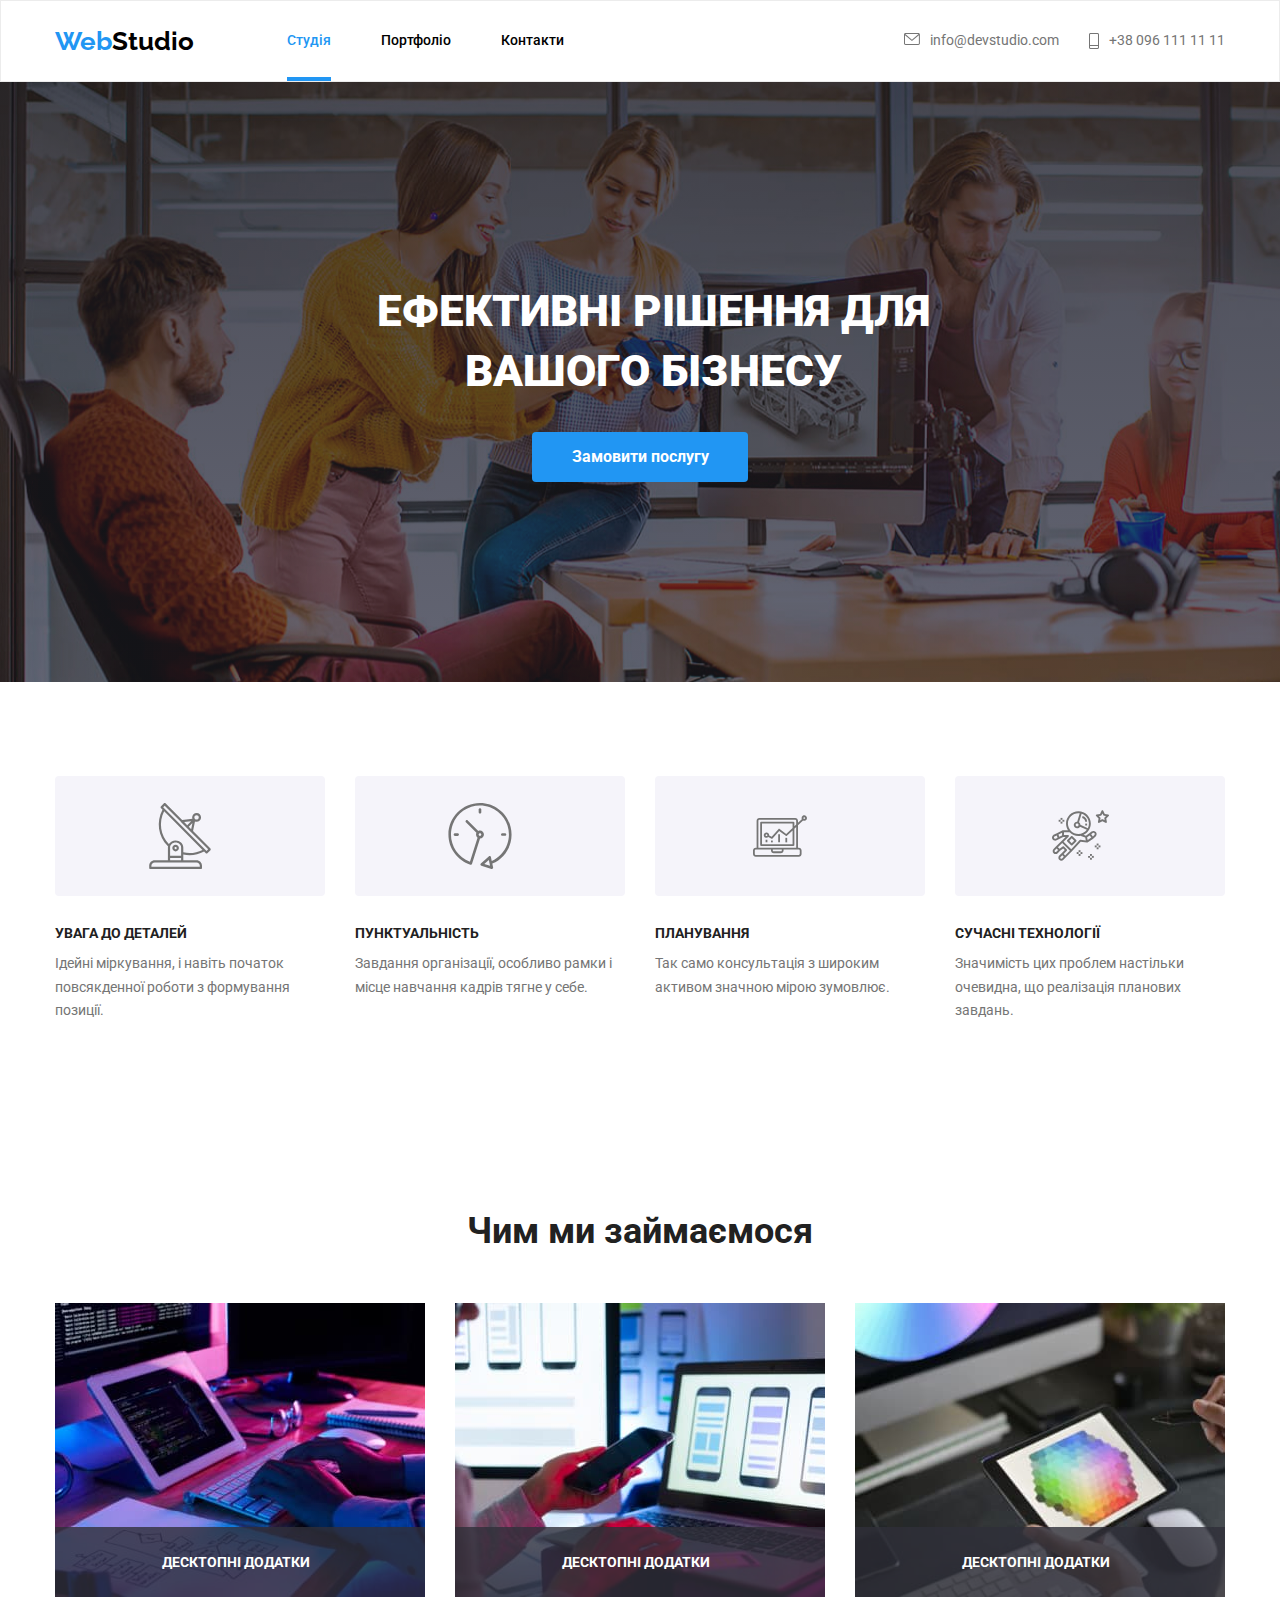
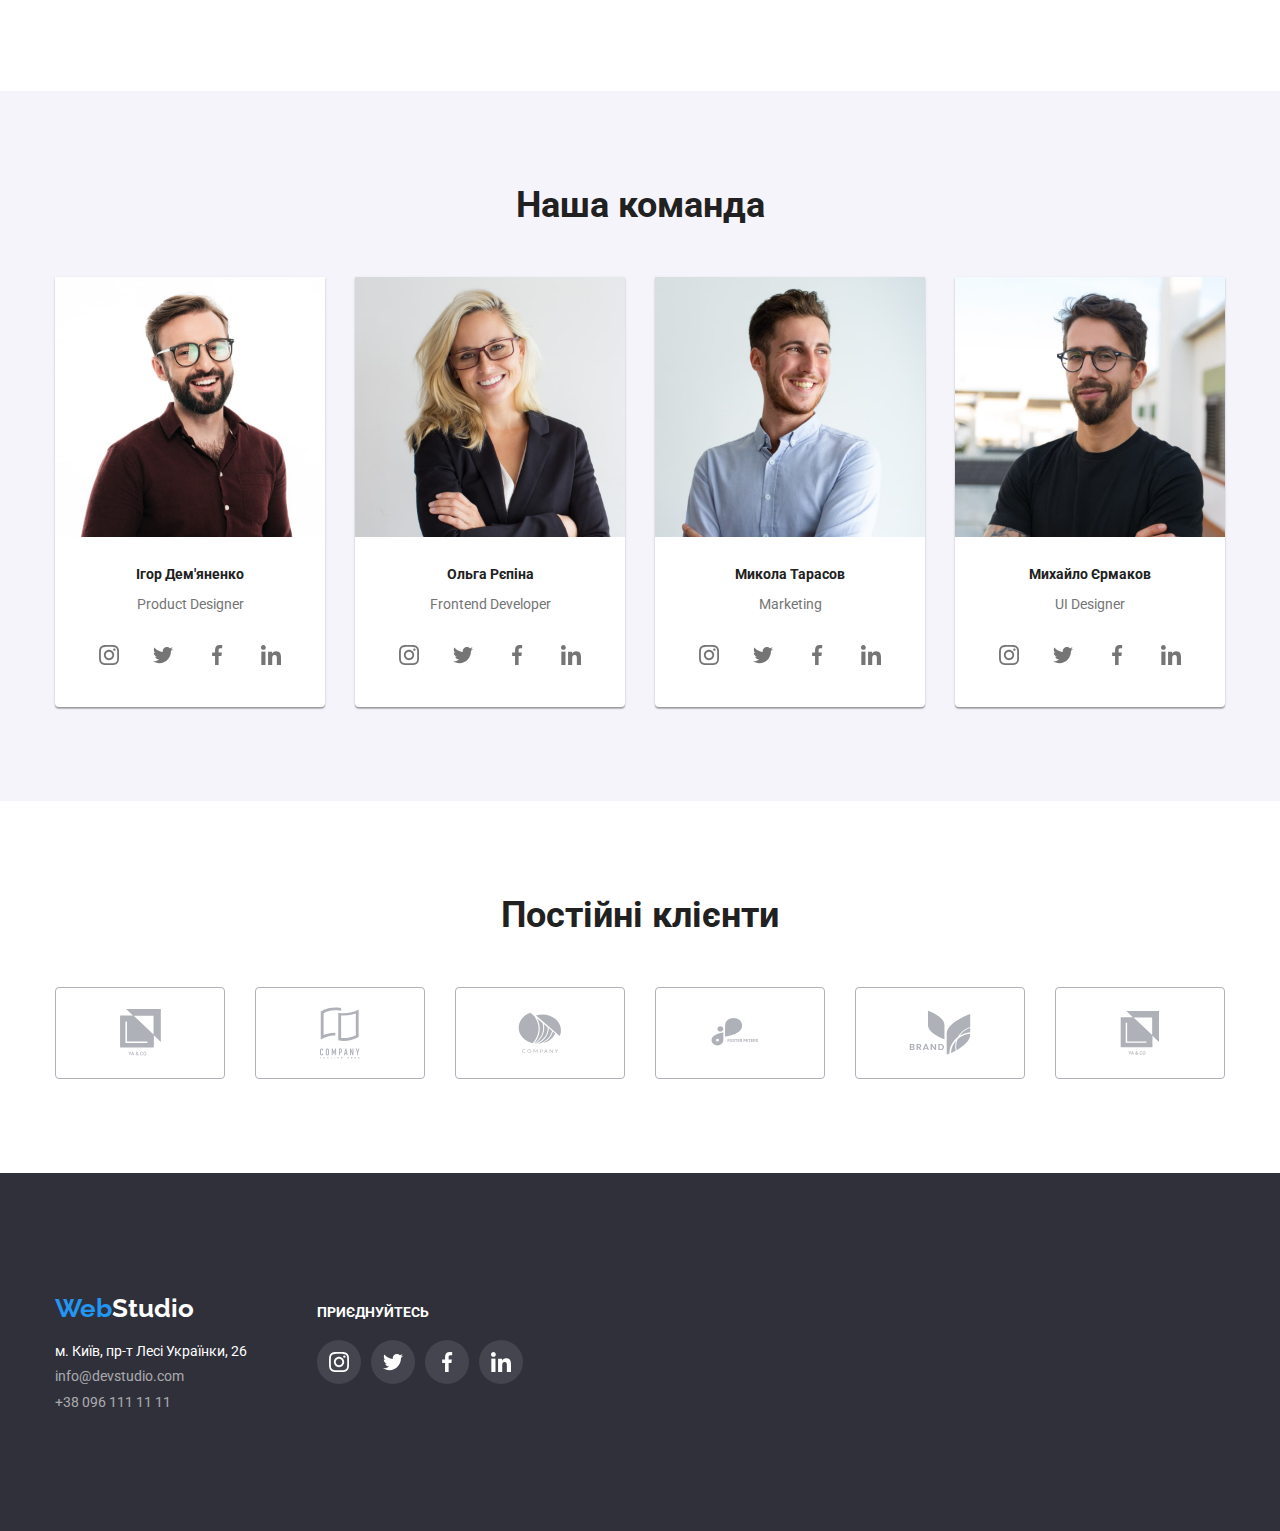
<file: index.html>
<!DOCTYPE html>
<html lang="uk">
<head>
    <meta charset="UTF-8">
    <meta http-equiv="X-UA-Compatible" content="IE=edge">
    <meta name="viewport" content="width=device-width, initial-scale=1.0">
    <title>Document</title>
    <link rel="stylesheet" href="https://fonts.googleapis.com/css2?family=Raleway:wght@700&family=Roboto:wght@400;500;700;900&display=swap">
    <link rel="stylesheet" href="https://cdn.jsdelivr.net/npm/modern-normalize@1.1.0/modern-normalize.min.css">
    <link rel="stylesheet" href="./css/styles.css">
</head>
<body class="font-family">
    
        <!--Шапка сайта-->
    <header class="header">
        <div class="container heder-box">
            <nav class="header-navigation">
            <a class="nav-link" href="./index.html"><span class="accent">Web</span><span class="accent-two">Studio</span></a>
            <ul class="menu">
                <li><a class="nav-link active" href="./index.html">Студія</a></li>
                <li><a class="nav-link" href="./portfolio.html">Портфоліо</a></li>
                <li><a class="nav-link" href="">Контакти</a></li>
            </ul>
        </nav>
        <ul class="contact">
            <li class="contact-navigation"><a class="nav-link-contacts" href="mailto:info@devstudio.com"><svg class="social-icon" width="16" height="12"><use href="./images/sprite.svg#icon-email"></use></svg>info@devstudio.com</a></li>
            <li class="contact-navigation"><a class="nav-link-contacts" href="tel:+380961111111"><svg class="social-icon" width="10" height="16"><use href="./images/sprite.svg#icon-tel"></use></svg>+38 096 111 11 11</a></li>
        </ul>
        </div>
        
    </header>
 <main>
    <section class="hero">
        <div class="container hero-box">
            <h1 class="headline">Ефективні рішення для вашого бізнесу</h1>
            <button class="cursor" type="button" data-modal-open>Замовити послугу</button>
        </div>
    </section>
    <section class="features section">
        <div class="container features-section">
        <h2 class="visually-hidden">Наші переваги</h2>
       <ul class="features-section-link">
        <li class="features-section-icon">
            <a href="" class="navigation-social-icon">
                <svg class="social-icon" width="66" height="70">
                    <use href="./images/sprite.svg#icon-antenna"></use>
                </svg>
            </a>
        </li>
        <li class="features-section-icon">
            <a href="" class="navigation-social-icon">
                <svg class="social-icon" width="66" height="70">
                    <use href="./images/sprite.svg#icon-clock"></use>
                </svg>
            </a>
        </li>
        <li class="features-section-icon">
            <a href="" class="navigation-social-icon">
                <svg class="social-icon" width="70" height="54">
                    <use href="./images/sprite.svg#icon-diagram"></use>
                </svg>
            </a>
        </li>
        <li class="features-section-icon">
            <a href="" class="navigation-social-icon">
                <svg class="social-icon" width="57" height="61">
                    <use href="./images/sprite.svg#icon-astronaut"></use>
                </svg>
            </a>
        </li>
       </ul>
        <ul class="features-section-list">
                <li class="features-list">
                    <div class="features-list-box">
                        <h3 class="subject">УВАГА ДО ДЕТАЛЕЙ</h3>
                        <p class="text">Ідейні міркування, і навіть початок повсякденної роботи з формування позиції.</p>
                    </div> 
                </li>
                <li class="features-list">
                    <div class="features-list-box">
                        <h3 class="subject">ПУНКТУАЛЬНІСТЬ</h3>
                        <p class="text">Завдання організації, особливо рамки і місце навчання кадрів тягне у себе.</p>
                    </div>
                </li>
                 <li class="features-list">
                    <div class="features-list-box">
                        <h3 class="subject">ПЛАНУВАННЯ</h3>
                        <p class="text">Так само консультація з широким активом значною мірою зумовлює.</p>
                    </div>
                </li>
                <li class="features-list">
                    <div class="features-list-box">
                        <h3 class="subject">СУЧАСНІ ТЕХНОЛОГІЇ</h3>
                        <p class="text">Значимість цих проблем настільки очевидна, що реалізація планових завдань.</p>
                    </div>
                </li>
        </ul>
        </div>  
    </section>
    <section class="works section">
        <div class="container">
        <h2 class="heading">Чим ми займаємося</h2>
        <ul class="works-list">
            <li class="works-items">
                <img src="./images/work1.jpg" alt="Робота програмування" width="370">
                <div class="works-name">
                    <p class="work-tekst">Десктопні Додатки</p>
                </div>
            </li>
            <li class="works-items">
                <img src="./images/work2.jpg" alt="Робота мобільної графіки" width="370">
                    <div class="works-name">
                    <p class="work-tekst">Десктопні Додатки</p>
                    </div>
            </li>
            <li class="works-items">
                <img src="./images/work3.jpg" alt="Кольорова гамма" width="370">
                <div class="works-name">
                <p class="work-tekst">Десктопні Додатки</p>
            </div>
            </li>
        </ul>
        </div>
    </section>
    <section class="job section">
        <div class="container">
            <h2 class="heading">Наша команда</h2>
                <ul class="job-list">
                    <li class="jop-list-item"><img src="./images/job1.jpg" alt="Ігор Дем'яненко" width="270">
                        <div class="jop-list-item-box">
                            <h3 class="job-name">Ігор Дем'яненко</h3>
                            <p class="job-titl" lang="en">Product Designer</p>
                            <ul class="job-items">
                                <li class="job-items-icon">
                                    <a href="" class="job-social-icon">
                                        <svg class="job-item-social-icon" width="20" height="20">
                                            <use href="./images/sprite.svg#icon-instagram"></use>
                                        </svg>
                                    </a>
                                </li>
                                <li class="job-items-icon">
                                    <a href="" class="job-social-icon">
                                        <svg class="job-item-social-icon" width="20" height="20">
                                            <use href="./images/sprite.svg#icon-twitter"></use>
                                        </svg>
                                    </a>
                                </li>
                                <li class="job-items-icon">
                                    <a href="" class="job-social-icon">
                                        <svg class="job-item-social-icon" width="20" height="20">
                                            <use href="./images/sprite.svg#icon-facebook"></use>
                                        </svg>
                                    </a>
                                </li>
                                <li class="job-items-icon">
                                    <a href="" class="job-social-icon">
                                        <svg class="job-item-social-icon" width="20" height="20">
                                            <use href="./images/sprite.svg#icon-linkedin"></use>
                                        </svg>
                                    </a>
                                </li>
                               </ul>
                            </div>
                    </li>
                    <li class="jop-list-item"><img src="./images/job2.jpg" alt="Ольга Рєпіна" width="270">
                        <div class="jop-list-item-box">
                            <h3 class="job-name">Ольга Рєпіна</h3>
                            <p class="job-titl" lang="en">Frontend Developer</p>
                            <ul class="job-items">
                                <li class="job-items-icon">
                                    <a href="" class="job-social-icon">
                                        <svg class="job-item-social-icon" width="20" height="20">
                                            <use href="./images/sprite.svg#icon-instagram"></use>
                                        </svg>
                                    </a>
                                </li>
                                <li class="job-items-icon">
                                    <a href="" class="job-social-icon">
                                        <svg class="job-item-social-icon" width="20" height="20">
                                            <use href="./images/sprite.svg#icon-twitter"></use>
                                        </svg>
                                    </a>
                                </li>
                                <li class="job-items-icon">
                                    <a href="" class="job-social-icon">
                                        <svg class="job-item-social-icon" width="20" height="20">
                                            <use href="./images/sprite.svg#icon-facebook"></use>
                                        </svg>
                                    </a>
                                </li>
                                <li class="job-items-icon">
                                    <a href="" class="job-social-icon">
                                        <svg class="job-item-social-icon" width="20" height="20">
                                            <use href="./images/sprite.svg#icon-linkedin"></use>
                                        </svg>
                                    </a>
                                </li>
                               </ul>
                        </div>
                    </li>
                    <li class="jop-list-item"><img src="./images/job3.jpg" alt="Микола Тарасов" width="270">
                        <div class="jop-list-item-box">
                            <h3 class="job-name">Микола Тарасов</h3>
                            <p class="job-titl" lang="en">Marketing</p>
                            <ul class="job-items">
                                <li class="job-items-icon">
                                    <a href="" class="job-social-icon">
                                        <svg class="job-item-social-icon" width="20" height="20">
                                            <use href="./images/sprite.svg#icon-instagram"></use>
                                        </svg>
                                    </a>
                                </li>
                                <li class="job-items-icon">
                                    <a href="" class="job-social-icon">
                                        <svg class="job-item-social-icon" width="20" height="20">
                                            <use href="./images/sprite.svg#icon-twitter"></use>
                                        </svg>
                                    </a>
                                </li>
                                <li class="job-items-icon">
                                    <a href="" class="job-social-icon">
                                        <svg class="job-item-social-icon" width="20" height="20">
                                            <use href="./images/sprite.svg#icon-facebook"></use>
                                        </svg>
                                    </a>
                                </li>
                                <li class="job-items-icon">
                                    <a href="" class="job-social-icon">
                                        <svg class="job-item-social-icon" width="20" height="20">
                                            <use href="./images/sprite.svg#icon-linkedin"></use>
                                        </svg>
                                    </a>
                                </li>
                               </ul>
                        </div>
                    </li>
                    <li class="jop-list-item"><img src="./images/job4.jpg" alt="Михайло Єрмаков" width="270">
                        <div class="jop-list-item-box">
                            <h3 class="job-name">Михайло Єрмаков</h3>
                            <p class="job-titl" lang="en">UI Designer</p>
                            <ul class="job-items">
                                <li class="job-items-icon">
                                    <a href="" class="job-social-icon">
                                        <svg class="job-item-social-icon" width="20" height="20">
                                            <use href="./images/sprite.svg#icon-instagram"></use>
                                        </svg>
                                    </a>
                                </li>
                                <li class="job-items-icon">
                                    <a href="" class="job-social-icon">
                                        <svg class="job-item-social-icon" width="20" height="20">
                                            <use href="./images/sprite.svg#icon-twitter"></use>
                                        </svg>
                                    </a>
                                </li>
                                <li class="job-items-icon">
                                    <a href="" class="job-social-icon">
                                        <svg class="job-item-social-icon" width="20" height="20">
                                            <use href="./images/sprite.svg#icon-facebook"></use>
                                        </svg>
                                    </a>
                                </li>
                                <li class="job-items-icon">
                                    <a href="" class="job-social-icon">
                                        <svg class="job-item-social-icon" width="20" height="20">
                                            <use href="./images/sprite.svg#icon-linkedin"></use>
                                        </svg>
                                    </a>
                                </li>
                               </ul>
                        </div>
                        </li>
                </ul>
        </div>
    </section>
   <section class="client section">
    <div class="container">
        <h2 class="heading">Постійні клієнти</h2>
        <ul class="client-item">
            <li class="client-list">
                <a href="" class="client-social-icon">
                    <svg class="link-social-icon" width="41" height="46.7">
                        <use href="./images/sprite.svg#icon-client1"></use>
                    </svg>
                </a>
            </li>
            <li class="client-list">
                <a href="" class="client-social-icon">
                    <svg class="link-social-icon" width="40" height="52">
                        <use href="./images/sprite.svg#icon-client2"></use>
                    </svg>
                </a>
            </li>
            <li class="client-list">
                <a href="" class="client-social-icon">
                    <svg class="link-social-icon" width="43.46" height="41.18">
                        <use href="./images/sprite.svg#icon-client3"></use>
                    </svg>
                </a>
            </li>
            <li class="client-list">
                <a href="" class="client-social-icon">
                    <svg class="link-social-icon" width="84.44" height="40.62">
                        <use href="./images/sprite.svg#icon-client4"></use>
                    </svg>
                </a>
            </li>
            <li class="client-list">
                <a href="" class="client-social-icon">
                    <svg class="link-social-icon" width="62.54" height="45.43">
                        <use href="./images/sprite.svg#icon-client5"></use>
                    </svg>
                </a>
            </li>
            <li class="client-list">
                <a href="" class="client-social-icon">
                    <svg class="link-social-icon" width="93.79" height="43.93">
                        <use href="./images/sprite.svg#icon-client1"></use>
                    </svg>
                </a>
            </li>
        </ul>
    </div>
   </section>
 </main>
 <!--Футер-->
 <footer class="footer">
    <div class="container footer">
        <div class="footer-logo-address">
            <a class="nav-link" href="./index.html"><span class="accent">Web</span><span class="accent-three">Studio</span></a>
                <address>
                <ul class="footer-address">
                <li class="list-address"><a class="nav-link-adres" href="">м. Київ, пр-т Лесі Українки, 26</a></li>
                <li class="list-mail"><a class="nav-link-kont" href="mailto:info@devstudio.com">info@devstudio.com</a></li>
                <li class="list-tel"><a class="nav-link-kont" href="tel:+380961111111">+38 096 111 11 11</a></li>
                </ul>
                </address>
        </div>
    <div class="social">
        <h4 class="name-social">приєднуйтесь</h4>
        <ul class="social-list">
            <li class="social-items-icon">
                <a href="" class="social-items-icon-link">
                    <svg class="social-items-icon-link-list" width="20" height="20">
                        <use href="./images/sprite.svg#icon-instagram"></use>
                    </svg>
                </a>
            </li>
            <li class="job-items-icon">
                <a href="" class="social-items-icon-link">
                    <svg class="social-items-icon-link-list" width="20" height="20">
                        <use href="./images/sprite.svg#icon-twitter"></use>
                    </svg>
                </a>
            </li>
            <li class="job-items-icon">
                <a href="" class="social-items-icon-link">
                    <svg class="social-items-icon-link-list" width="20" height="20">
                        <use href="./images/sprite.svg#icon-facebook"></use>
                    </svg>
                </a>
            </li>
            <li class="job-items-icon">
                <a href="" class="social-items-icon-link">
                    <svg class="social-items-icon-link-list" width="20" height="20">
                        <use href="./images/sprite.svg#icon-linkedin"></use>
                    </svg>
                </a>
            </li>
        </ul>
    </div>
    </div>
</footer>
<div class="backdrop is-hidden" data-modal>
    <div class="modal">
        <button type="button" class="modal-close-btn" data-modal-close>
            <svg class="model-close-btn-icon" width="18" height="18">
                <use href="./images/sprite.svg#icon-close-button"></use>
            </svg>
        </button>
    </div>
</div>
<script src="./js/modal.js"></script>
</body>
</html>
</file>
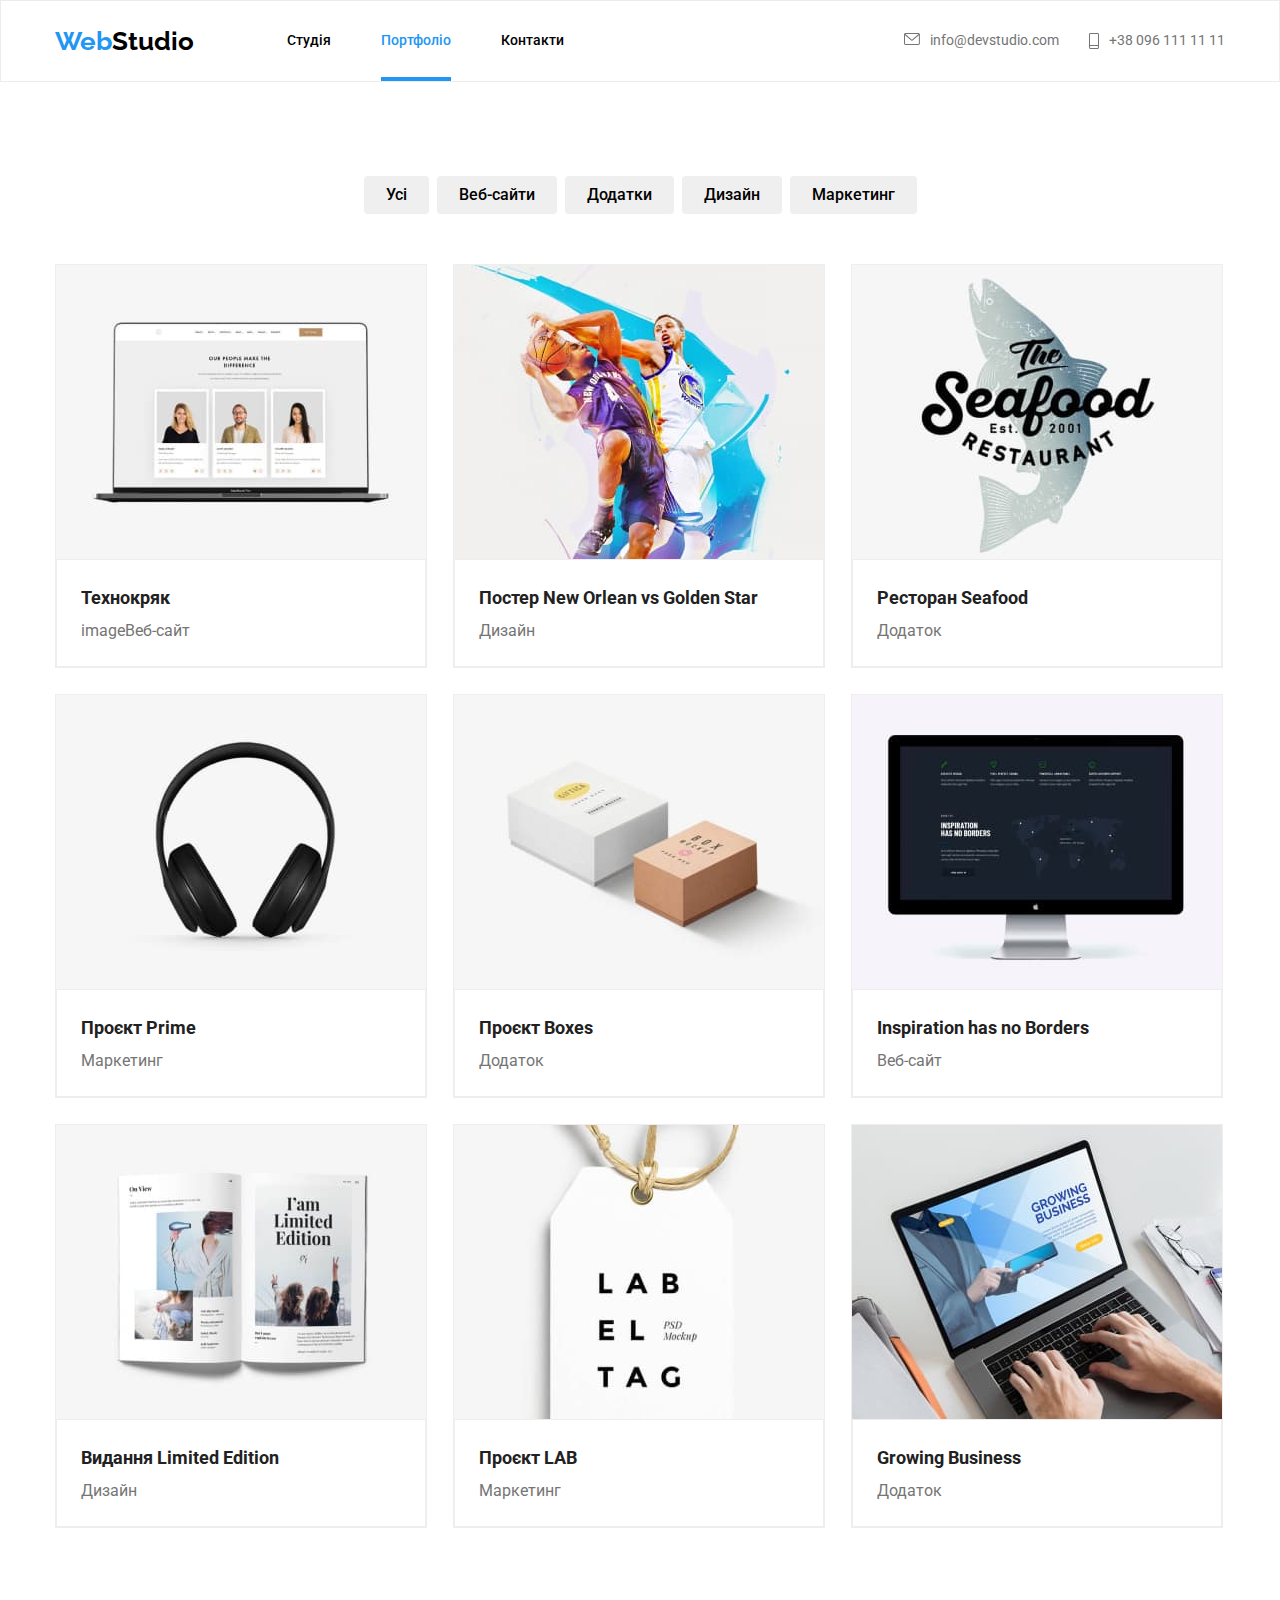
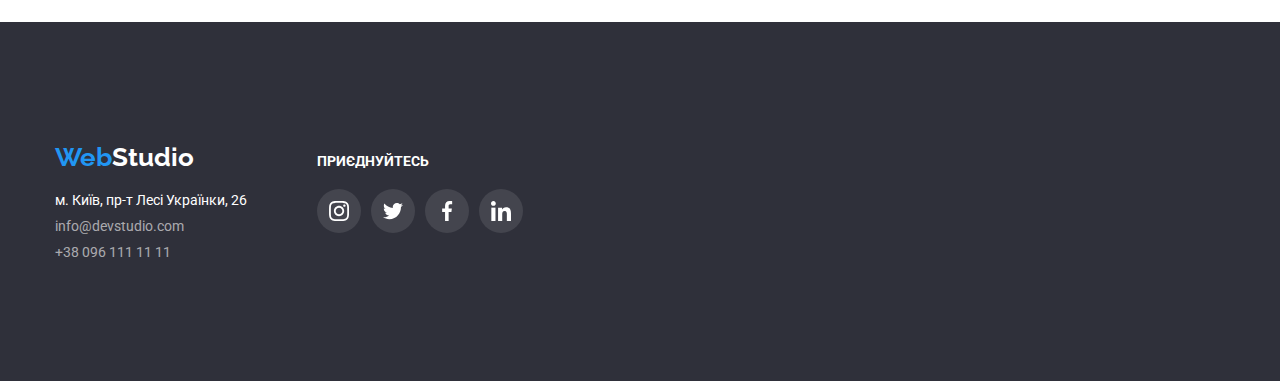
<file: portfolio.html>
<!DOCTYPE html>
<html lang="uk">
<head>
    <meta charset="UTF-8">
    <meta http-equiv="X-UA-Compatible" content="IE=edge">
    <meta name="viewport" content="width=device-width, initial-scale=1.0">
    <title>Document</title>
    <link rel="stylesheet" href="https://fonts.googleapis.com/css2?family=Raleway:wght@700&family=Roboto:wght@400;500;700;900&display=swap">
    <link rel="stylesheet" href="https://cdn.jsdelivr.net/npm/modern-normalize@1.1.0/modern-normalize.min.css">
    <link rel="stylesheet" href="./css/styles.css">
</head>
<body>
    
        <!--Шапка сайта-->
        <header class="header">
            <div class="container heder-box">
                <nav class="header-navigation">
                <a class="nav-link" href="./index.html"><span class="accent">Web</span><span class="accent-two">Studio</span></a>
                <ul class="menu">
                    <li><a class="nav-link" href="./index.html">Студія</a></li>
                    <li><a class="nav-link active" href="./portfolio.html">Портфоліо</a></li>
                    <li><a class="nav-link" href="">Контакти</a></li>
                </ul>
            </nav>
            <ul class="contact">
                <li class="contact-navigation"><a class="nav-link-contacts" href="mailto:info@devstudio.com"><svg class="social-icon" width="16" height="12"><use href="./images/sprite.svg#icon-email"></use></svg>info@devstudio.com</a></li>
                <li class="contact-navigation"><a class="nav-link-contacts" href="tel:+380961111111"><svg class="social-icon" width="10" height="16"><use href="./images/sprite.svg#icon-tel"></use></svg>+38 096 111 11 11</a></li>
            </ul>
            </div>
        </header>
 <main>
    <section class="section">
    <div class="container">
        <h1 class="visually-hidden">Виконані замовлення</h1>
            <ul class="order-list">
                <Li class="order-list-item"><button class="btn" type="button">Усі</button></Li>
                <Li class="order-list-item"><button class="btn" type="button">Веб-сайти</button></Li>
                <Li class="order-list-item"><button class="btn" type="button">Додатки</button></Li>
                <Li class="order-list-item"><button class="btn" type="button">Дизайн</button></Li>
                <Li class="order-list-item"><button class="btn" type="button">Маркетинг</button></Li>
            </ul>
    <ul class="aside">
            <li class="aside-list">
                <div class="aside-animation">
                <img src="./images/tekhnokryak.jpg" alt="наши фахівці" width="370">
                <div class="aside-subject">
                <p class="aside-tekst">Ресурс пропонує комплексні пропозиції з різним рівнем функціоналу та сервісів. Все це дозволить відвідувачу отримати вичерпні відомості про компанію чи приватну особу.</p>
                </div>
                </div>
                <div class="aside-list-items">
                    <h2 class="caption">Технокряк</h2>
                    <p class="desc">imageВеб-сайт</p>
                </div>
            </li>
            <li class="aside-list">
                <div class="aside-animation">
                <img src="./images/golden-star.jpg" alt="Постер" width="370">
                <div class="aside-subject">
                    <p class="aside-tekst">Ресурс пропонує комплексні пропозиції з різним рівнем функціоналу та сервісів. Все це дозволить відвідувачу отримати вичерпні відомості про компанію чи приватну особу.</p>
                    </div>
                    </div>
                <div class="aside-list-items">
                    <h2 class="caption">Постер New Orlean vs Golden Star</h2>
                    <p class="desc">Дизайн</p>
                </div>
            </li>
            <li class="aside-list">
                <div class="aside-animation">
                    <img src="./images/seafood.jpg" alt="лого Ресторана" width="370"><div class="aside-subject">
                        <p class="aside-tekst">Ресурс пропонує комплексні пропозиції з різним рівнем функціоналу та сервісів. Все це дозволить відвідувачу отримати вичерпні відомості про компанію чи приватну особу.</p>
                        </div>
                        </div>                    
                <div class="aside-list-items">
                    <h2 class="caption">Ресторан Seafood</h2>
                    <p class="desc">Додаток</p>
                </div>
            </li>
            <li class="aside-list">
                <div class="aside-animation">
                <img src="./images/prime.jpg" alt="навушники" width="370">
                <div class="aside-subject">
                    <p class="aside-tekst">Ресурс пропонує комплексні пропозиції з різним рівнем функціоналу та сервісів. Все це дозволить відвідувачу отримати вичерпні відомості про компанію чи приватну особу.</p>
                    </div>
                    </div>
                <div class="aside-list-items">
                    <h2 class="caption">Проєкт Prime</h2>
                    <p class="desc">Маркетинг</p>
                </div>
            </li>
            <li class="aside-list">
                <div class="aside-animation">
                <img src="./images/boxes.jpg" alt="Проект Бокси" width="370">
                <div class="aside-subject">
                    <p class="aside-tekst">Ресурс пропонує комплексні пропозиції з різним рівнем функціоналу та сервісів. Все це дозволить відвідувачу отримати вичерпні відомості про компанію чи приватну особу.</p>
                    </div>
                    </div>
                <div class="aside-list-items">
                    <h2 class="caption">Проєкт Boxes</h2>
                    <p class="desc">Додаток</p>
                </div>
            </li>
            <li class="aside-list">
                <div class="aside-animation">
                    <img src="./images/borders.jpg" alt="Сайт" width="370">
                    <div class="aside-subject">
                        <p class="aside-tekst">Ресурс пропонує комплексні пропозиції з різним рівнем функціоналу та сервісів. Все це дозволить відвідувачу отримати вичерпні відомості про компанію чи приватну особу.</p>
                        </div>
                        </div>
                <div class="aside-list-items">
                    <h2 class="caption" lang="en">Inspiration has no Borders</h2>
                    <p class="desc">Веб-сайт</p>
                </div>
            </li>
            <li class="aside-list">
                <div class="aside-animation">
                <img src="./images/limited-edition.jpg" alt="Разворот Книги" width="370">
                <div class="aside-subject">
                    <p class="aside-tekst">Ресурс пропонує комплексні пропозиції з різним рівнем функціоналу та сервісів. Все це дозволить відвідувачу отримати вичерпні відомості про компанію чи приватну особу.</p>
                    </div>
                    </div>
                <div class="aside-list-items">
                    <h2 class="caption">Видання Limited Edition</h2>
                    <p class="desc">Дизайн</p>
                </div>
            </li>
            <li class="aside-list">
                <div class="aside-animation">
                <img src="./images/lab.jpg" alt="Лейба" width="370">
                <div class="aside-subject">
                    <p class="aside-tekst">Ресурс пропонує комплексні пропозиції з різним рівнем функціоналу та сервісів. Все це дозволить відвідувачу отримати вичерпні відомості про компанію чи приватну особу.</p>
                    </div>
                    </div>
                <div class="aside-list-items">
                    <h2 class="caption">Проєкт LAB</h2>
                    <p class="desc">Маркетинг</p>
                </div> 
            </li>
            <li class="aside-list">
                <div class="aside-animation">
                <img src="./images/growing-busines.jpg" alt="Лейба" width="370">
                <div class="aside-subject">
                    <p class="aside-tekst">Ресурс пропонує комплексні пропозиції з різним рівнем функціоналу та сервісів. Все це дозволить відвідувачу отримати вичерпні відомості про компанію чи приватну особу.</p>
                    </div>
                    </div>
                <div class="aside-list-items">
                    <h2 class="caption" lang="en"> Growing Business</h2>
                    <p class="desc">Додаток</p>
                </div>                
            </li>
    </ul>
    </div>
    </section>
</main>
 <!--Футер-->
 <footer class="footer">
    <div class="container footer">
        <div class="footer-logo-address">
            <a class="nav-link" href="./index.html"><span class="accent">Web</span><span class="accent-three">Studio</span></a>
                <address>
                <ul class="footer-address">
                <li class="list-address"><a class="nav-link-adres" href="">м. Київ, пр-т Лесі Українки, 26</a></li>
                <li class="list-mail"><a class="nav-link-kont" href="mailto:info@devstudio.com">info@devstudio.com</a></li>
                <li class="list-tel"><a class="nav-link-kont" href="tel:+380961111111">+38 096 111 11 11</a></li>
                </ul>
                </address>
        </div>
    <div class="social">
        <h4 class="name-social">приєднуйтесь</h4>
        <ul class="social-list">
            <li class="social-items-icon">
                <a href="" class="social-items-icon-link">
                    <svg class="social-items-icon-link-list" width="20" height="20">
                        <use href="./images/sprite.svg#icon-instagram"></use>
                    </svg>
                </a>
            </li>
            <li class="job-items-icon">
                <a href="" class="social-items-icon-link">
                    <svg class="social-items-icon-link-list" width="20" height="20">
                        <use href="./images/sprite.svg#icon-twitter"></use>
                    </svg>
                </a>
            </li>
            <li class="job-items-icon">
                <a href="" class="social-items-icon-link">
                    <svg class="social-items-icon-link-list" width="20" height="20">
                        <use href="./images/sprite.svg#icon-facebook"></use>
                    </svg>
                </a>
            </li>
            <li class="job-items-icon">
                <a href="" class="social-items-icon-link">
                    <svg class="social-items-icon-link-list" width="20" height="20">
                        <use href="./images/sprite.svg#icon-linkedin"></use>
                    </svg>
                </a>
            </li>
        </ul>
    </div>
    </div>
</footer>
</body>
</html>
</file>
<file: css/styles.css>
:root {
    --brand-color: #2196F3;
    --brand-color-two: #000000;
    --brand-color-three: #FFFFFF;
    --brand-font:"Raleway";
    --brand-font-style: normal;
    --brand-tekst-color:#757575;
}

body {
margin: 0;
font-family: "Roboto", sans-serif;
font-size: 14px;
line-height: 1.14;
color: #212121;
}

h1, 
h2, 
h3, 
h4, 
h5, 
h6,
p,
ul,
ol {
    margin-top: 0;
    margin-bottom: 0;
}

ul,
ol {
    list-style-type: none;
    margin: 0;
    padding: 0;
}

a {
text-decoration: none; 
}

img {
    display: block;
}

.cursor,
.btn {
    cursor: pointer;
}

.container {
    width: 1200px;
    padding-right: 15px;
    padding-left: 15px;
    margin-left: auto;
    margin-right: auto;
}

.heading {
        font-weight: 700;
        font-size: 36px;
        line-height: 1.16;
        text-align: center;
        padding-bottom: 50px;
}
.section {
    padding-top: 94px;
    padding-bottom: 94px;
}

.visually-hidden {
    position: absolute;
    width: 1px;
    height: 1px;
    margin: -1px;
    padding: 0;
    overflow: hidden;
    border: 0;
    clip: rect(0 0 0 0);
  }
.nav-link.active {color: var(--brand-color);}
    /* outline-style: auto; */


/*Стилі для index.html*/

/*====================header===========================*/

.header {
    border: 1px solid #ECECEC;

}

.heder-box {
    display: flex;
    align-items: center;
    justify-content: space-between;

} 

.header-navigation {
    display: flex;
    justify-content: center;
}

 .active {
    position: relative;
}

.active::after {
    content: " ";
    display:block;
    position: absolute;
    width: 100%;
    height: 4px;
    bottom: 0;
    margin-bottom: -33px;
    background-color: var(--brand-color);
}

.accent {
    font-family: var(--brand-font);
    font-style: var(--brand-font-style);
    font-weight: 700;
    font-size: 26px;
    line-height: 1.19;
    color: var(--brand-color);
}

.accent-two {
    font-family: var(--brand-font);
    font-style: var(--brand-font-style);
    font-weight: 700;
    font-size: 26px;
    line-height: 1.19;    
    color: var(--brand-color-two);
}

.header-navigation {
    display: flex;
    align-items: center;

}

.menu {
    display: flex;
    column-gap: 50px;
    margin-left: 93px;
    margin-top: 32px;
    margin-bottom: 32px;
}

.nav-link { 
    font-weight: 500;
    color: var(--brand-color-two);
    transition: color 250ms cubic-bezier(0.4, 0, 0.2, 1);
}

.nav-link-contacts {
    display: flex;
    color: var(--brand-tekst-color);
    text-decoration: none;
    fill: var(--brand-tekst-color);
    transition: color 250ms cubic-bezier(0.4, 0, 0.2, 1);
}

.social-icon {transition: fill 250ms cubic-bezier(0.4, 0, 0.2, 1);}

.nav-link:focus {color: var(--brand-color);}
.nav-link:hover {color: var(--brand-color);}

.nav-link-contacts:hover {color: var(--brand-color); fill: var(--brand-color);}
.nav-link-contacts:focus {color: var(--brand-color); fill: var(--brand-color);}


.contact {
    display: flex;
    justify-content: center;
    align-items: center;
    gap: 30px;
    margin-top: 32px;
    margin-bottom: 32px;
}

.contact-navigation {
    
}


/*------------------hero--------------------*/

.hero {
    text-transform:uppercase;
    color: var(--brand-color-three);
    background-color: #2F303A;
    background-image: linear-gradient(rgba(35, 35, 41, 0.6), rgba(47, 48, 58, 0.4)), url(../images/studio.jpg);
}

.hero-box {
    width: 700px;
    text-align: center;
    padding-top: 200px;
    padding-bottom: 200px;
}

.headline {
    font-family: 'Roboto';
    font-style: var(--brand-font-style);
    font-weight: 900;
    font-size: 44px;
    line-height: 1.36;
    min-width: 696px;
    margin-bottom: 30px;
    }

.cursor {
    font-family: 'Roboto';
    font-weight: 700;
    font-size: 16px;
    line-height: 1.875;
    color: var(--brand-color-three);
    background-color: var(--brand-color);
    padding: 10px 32px;
    display: block;
    min-width: 216px;
    margin: 0 auto;
    border-radius: 4px;
    border: none;
}

/*---------------features-----------*/

.features-section-link {   
    display: flex;
    flex-basis: calc((100% - 90px) / 4);
    column-gap: 30px;
    flex-wrap: nowrap;
}
    
    .features-section-icon {
        display: flex;
        width: 270px;
        min-height: 120px;
        justify-content: center;
        align-items: center;
        background: #F5F4FA;
        border-radius: 4px;
        border: #F5F4FA;
        margin-bottom: 30px;
    } 

.features-section-list {
    display: flex;
    column-gap: 30px;
    flex-wrap: nowrap;
    flex-basis: calc((100% - 90px) / 4);
  }

  .navigation-social-icon {
    display: flex;
    fill: var(--brand-tekst-color);
    margin-right: 10px;
  }

  .social-icon {margin-right: 10px;}

  .features-list-box {
    min-width: 270px;
  }

.subject {
    font-weight: 700;
    font-size: 14px;
    line-height: 1.14;
    margin-bottom: 10px;
}
    
.text {
    line-height: 1.71;
    color: var(--brand-tekst-color);
}


/*===========================works=========================*/

.works-list {
    display: flex;
    position: relative;
    justify-content: center;
    align-items: flex-end;
    gap: 30px;
    flex-wrap: wrap;
    flex-basis: calc((100% - 60px) / 3);
}

.works-items {
    display: flex;
    position: relative;
    justify-content: center;
    align-items: end;
}


/* overflow: hidden;
    position: relative; */

.works-name {
    display: flex;
    position: absolute;
    justify-content: flex-end;
    align-items: flex-end;
   
}

.work-tekst {
font-family: 'Roboto';
font-weight: 700;
font-size: 14px;
line-height: 1.142;
width: 370px;
text-transform: uppercase;
padding: 27px 107px;
color: var(--brand-color-three);
background: rgba(47, 48, 58, 0.8);
}



/*===========================job================================*/

.job {
    background: #F5F4FA;
}

.job-list {
    display: flex;
    gap: 30px;
    flex-wrap: wrap;
    flex-basis: calc((100% - 90px) / 4);
}


.job-items {
    display: flex;
    justify-content: center;
    column-gap: 10px;
}

.job-social-icon {
    display: flex;
    justify-content: center;
    align-items: center;
    width: 44px;
    height: 44px;
    background-color: #FFFFFF;
    border-radius: 50%;
    gap: 10px;
    transition: background-color 250ms cubic-bezier(0.4, 0, 0.2, 1);
} 

.job-item-social-icon {
    fill: var(--brand-tekst-color);
    transition: fill 250ms cubic-bezier(0.4, 0, 0.2, 1);

}

.job-item-social-icon {
    transition: fill 250ms cubic-bezier(0.4, 0, 0.2, 1);
}


.job-social-icon:hover,
.job-social-icon:focus {
    background-color: var(--brand-color);
}


.job-social-icon:hover .job-item-social-icon,
.job-social-icon:focus .job-item-social-icon {
    fill: var(--brand-color-three);
}

.jop-list-item {
    background-color: var(--brand-color-three);
    box-shadow: 0px 1px 3px rgba(0, 0, 0, 0.12), 0px 1px 1px rgba(0, 0, 0, 0.14), 0px 2px 1px rgba(0, 0, 0, 0.2);
    border-radius: 0px 0px 4px 4px; 
}


.jop-list-item-box {
    padding-top: 30px;
    padding-bottom: 30px;
    text-align: center;
}


.job-name {
    font-weight: 700;
    font-size: 14px;
    line-height: 1.14;
    margin-bottom: 10px;
    
}

.job-titl {
    line-height: 1.71;
    color: var(--brand-tekst-color);
    margin-bottom: 16px;
}

/*=====================client====================*/


.client-item {
    display: flex;
    justify-content: center;
    column-gap: 30px;

}

.client-social-icon {
    display: flex;
    justify-content: center;
    align-items: center;
    box-sizing: border-box;
    width: 170px;
    height: 92px;
    background-color: #FFFFFF;
    border: 1px solid #AFB1B8;
    border-radius: 4px;
    transition: border 250ms cubic-bezier(0.4, 0, 0.2, 1);

}

.link-social-icon {
    fill: #AFB1B8;
    transition: fill 250ms cubic-bezier(0.4, 0, 0.2, 1);

}

.client-social-icon:hover,
.client-social-icon:focus {
    border: 1px solid var(--brand-color);
}

.client-social-icon:hover .link-social-icon,
.client-social-icon:focus .link-social-icon {
    fill: var(--brand-color);
}

/*=============================Футер=============*/


.footer {
    display: flex;
    justify-content: left;
    align-items: baseline;
    padding-top: 60px;
    padding-bottom: 60px;
    background-color: #2F303A;
    }

.footer-logo-address {

   
}

.footer-address {
    font-style: normal;
}

.list-address {
    margin-top: 20px;
}

.list-mail {
    margin-top: 10px;
}

.list-tel {
    margin-top: 10px;
}

.nav-link-adres {
    color: var(--brand-color-three);
    text-decoration: none;
    transition: color 250ms cubic-bezier(0.4, 0, 0.2, 1);
}

.nav-link-kont {
    text-decoration: none;
    color: rgba(255, 255, 255, 0.6);
    transition: color 250ms cubic-bezier(0.4, 0, 0.2, 1);
}

.nav-link-adres:focus, 
.nav-link-adres:hover {
    color: var(--brand-color);
}

.nav-link-kont:focus, 
.nav-link-kont:hover {
    color: var(--brand-color);
}

.social { 
    padding-left: 70px;


    
}

.social-list {
    display: flex;
    gap: 10px;
    justify-content: left;
    align-items: center;
}

.name-social {
    display: flex;
    font-weight: 700;    
    line-height: 1.17;
    text-transform: uppercase;
    color: #FFFFFF;
    margin-bottom: 20px;
}

.social-items-icon-link {
    display: flex;
    justify-content: center;
    align-items: center;
    width: 44px;
    height: 44px;
    background-color: rgba(255, 255, 255, 0.1);;
    border-radius: 50%;
    gap: 10px;
    transition: background-color 250ms cubic-bezier(0.4, 0, 0.2, 1);
}

.social-items-icon-link-list {
    fill: var(--brand-color-three);
}

.social-items-icon-link:hover,
.social-items-icon-link:focus {
    background-color: var(--brand-color);
}



/*================Стилі для портфоліє=================*/


.order-list {
    display: flex;
    justify-content: center;
    gap: 8px;
    margin-bottom: 50px;
}

.order-list-item {
     
}

.btn {
font-weight: 500;
font-size: 16px;
line-height: 1.625;
padding-top: 6px;
padding-right: 22px;
padding-bottom: 6px;
padding-left: 22px;
border-radius: 4px;
border: none;
transition: background-color 250ms cubic-bezier(0.4, 0, 0.2, 1), box-shadow 250ms cubic-bezier(0.4, 0, 0.2, 1);
}

.btn:hover, .btn:focus {color: var(--brand-color-three);
    background-color: var(--brand-color);
    box-shadow: 0px 3px 1px rgba(0, 0, 0, 0.1), 0px 1px 2px rgba(0, 0, 0, 0.08), 0px 2px 2px rgba(0, 0, 0, 0.12);
    border-radius: 4px;
}

.aside {
    display: flex;
    gap: 26px;
    flex-wrap: wrap;
    flex-basis: calc((100% - 2 * 30px) / 3);
}

.aside-animation {
    overflow: hidden;
    position: relative;
}

.aside-subject {
    display: block;
    position: absolute;
    width: 370px;
    height: 294px;
    top: 0;
    left: 0;
    transform: translateY(+100%);
    transition: transform 250ms cubic-bezier(0.4, 0, 0.2, 1), box-shadow 250ms cubic-bezier(0.4, 0, 0.2, 1);
}

.aside-tekst {
    width: 100%;
    height: 100%;
    font-size: 18px;
    line-height: 1.56;  
    padding: 63px 24px;
    color: var(--brand-color-three);
    background: rgba(33, 150, 243, 0.9);
}


.aside-list {
display: block;
position: relative;
background: #FFFFFF;
border: 1px solid #EEEEEE;
transition: box-shadow 250ms cubic-bezier(0.4, 0, 0.2, 1);
}

.aside-list:hover .aside-subject,
.aside-list:focus .aside-subject {
    transform: translateY(0);
    
}
.aside-list:hover, .aside-list:focus {
    box-shadow: 0px 1px 1px rgba(0, 0, 0, 0.12), 0px 4px 4px rgba(0, 0, 0, 0.06), 1px 4px 6px rgba(0, 0, 0, 0.16);
}


.aside-list-items {
    border: 1px solid #EEEEEE;
    padding: 20px 24px;
}

.caption {
    font-weight: 700;
    font-size: 18px;
    line-height: 2;
}

.desc {
font-weight: 400;
font-size: 16px;
line-height: 1.875;
color: var(--brand-tekst-color);
}

.accent-three {
    font-family: var(--brand-font);
    font-style: var(--brand-font-style);
    font-weight: 700;
    font-size: 26px;
    line-height: 1.19;    
    color: var(--brand-color-three);
}

/*=======================backdrop======================*/

.backdrop {
    position: fixed;
    top: 0;
    left: 0;
    width: 100%;
    height: 100%;
    z-index: 1000;
    background-color: rgba(0, 0, 0, 0.2);
    transition: opacity 250ms cubic-bezier(0.4, 0, 0.2, 1), visibility 250ms cubic-bezier(0.4, 0, 0.2, 1);
}


.backdrop.is-hidden {
    opacity: 0;
    visibility: hidden;
    pointer-events: none;
}

.modal {
    position: absolute;
    top: 50%;
    left: 50%;
    transform: translate(-50%, -50%);
    width: 528px;
    height: 581px;
    background-color: var(--brand-color-three);
}

.modal-close-btn {
    position: absolute;
    top: 8px;
    right: 8px;
    display: flex;
    justify-content: center;
    align-items: center;
    width: 30px;
    height: 30px;
    margin-left: auto;
    border-radius: 50%;
    background-color: var(--brand-color-three);
    border: 1px solid rgba(0, 0, 0, 0.1);
    transition: border-color 250ms cubic-bezier(0.4, 0, 0.2, 1);
    
}

.modal-close-btn:hover,
.modal-close-btn:hover {
    border-color: var(--brand-color);
}

.model-close-btn-icon {
    transition: fill 250ms cubic-bezier(0.4, 0, 0.2, 1);
}


.modal-close-btn:hover .model-close-btn-icon,
.modal-close-btn:hover .model-close-btn-icon {
   fill: var(--brand-color);
}
</file>
